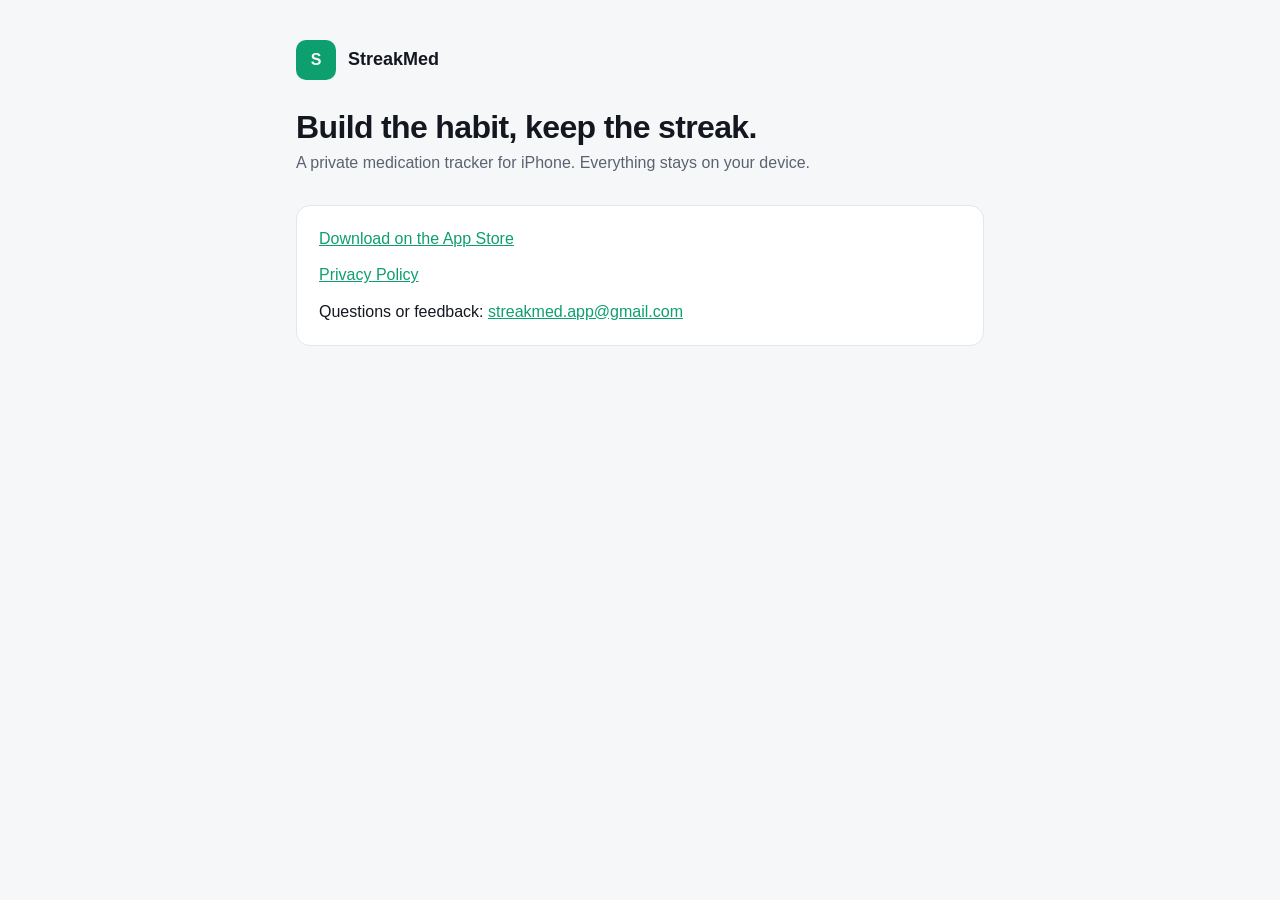
<file: index.html>
<!doctype html>
<html lang="en">
<head>
<meta charset="utf-8">
<meta name="viewport" content="width=device-width, initial-scale=1">
<title>StreakMed</title>
<link rel="stylesheet" href="style.css">
</head>
<body>
<main>
<header><div class="logo">S</div><div class="brand">StreakMed</div></header>
<h1>Build the habit, keep the streak.</h1>
<p class="updated">A private medication tracker for iPhone. Everything stays on your device.</p>
<section>
<p><a href="https://apps.apple.com/app/id6761388451">Download on the App Store</a></p>
<p><a href="privacy/">Privacy Policy</a></p>
<p>Questions or feedback: <a href="mailto:streakmed.app@gmail.com">streakmed.app@gmail.com</a></p>
</section>
</main>
</body>
</html>
</file>
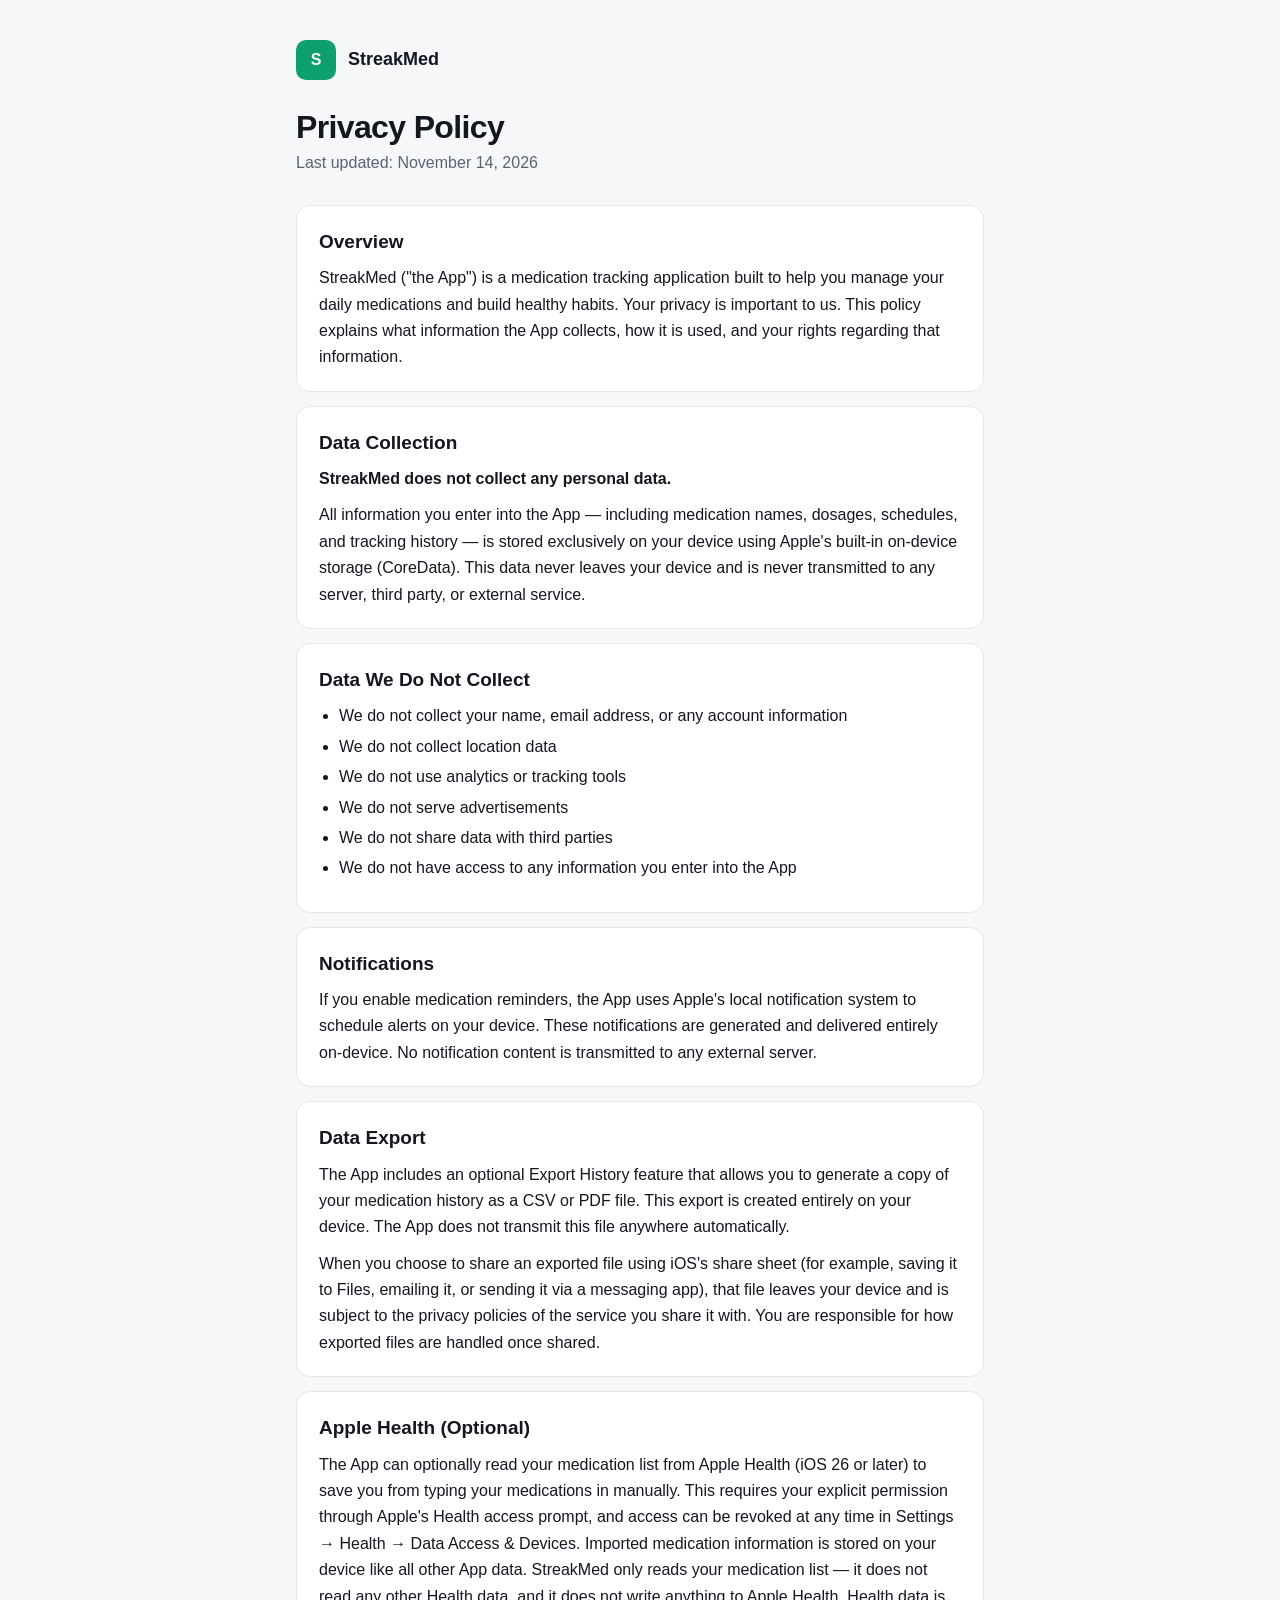
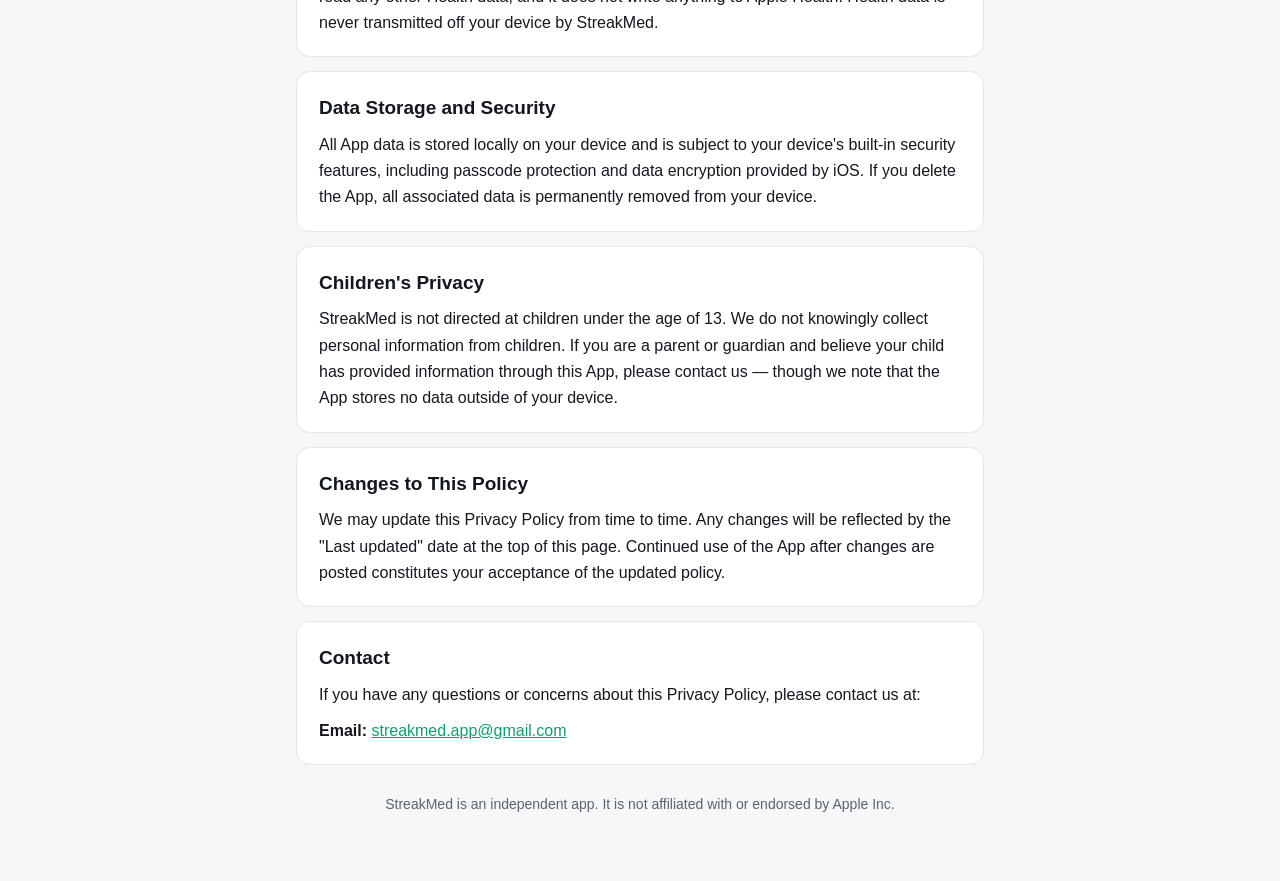
<file: privacy/index.html>
<!doctype html>
<html lang="en">
<head>
<meta charset="utf-8">
<meta name="viewport" content="width=device-width, initial-scale=1">
<title>StreakMed Privacy Policy</title>
<meta name="description" content="StreakMed keeps your medication data on your device. No accounts, no analytics, no tracking.">
<link rel="stylesheet" href="../style.css">
</head>
<body>
<main>
<header><div class="logo">S</div><div class="brand">StreakMed</div></header>
<h1>Privacy Policy</h1>
<p class="updated">Last updated: November 14, 2026</p>

<section>
<h2>Overview</h2>
<p>StreakMed ("the App") is a medication tracking application built to help you manage your daily medications and build healthy habits. Your privacy is important to us. This policy explains what information the App collects, how it is used, and your rights regarding that information.</p>
</section>

<section>
<h2>Data Collection</h2>
<p class="lead">StreakMed does not collect any personal data.</p>
<p>All information you enter into the App — including medication names, dosages, schedules, and tracking history — is stored exclusively on your device using Apple's built-in on-device storage (CoreData). This data never leaves your device and is never transmitted to any server, third party, or external service.</p>
</section>

<section>
<h2>Data We Do Not Collect</h2>
<ul>
<li>We do not collect your name, email address, or any account information</li>
<li>We do not collect location data</li>
<li>We do not use analytics or tracking tools</li>
<li>We do not serve advertisements</li>
<li>We do not share data with third parties</li>
<li>We do not have access to any information you enter into the App</li>
</ul>
</section>

<section>
<h2>Notifications</h2>
<p>If you enable medication reminders, the App uses Apple's local notification system to schedule alerts on your device. These notifications are generated and delivered entirely on-device. No notification content is transmitted to any external server.</p>
</section>

<section>
<h2>Data Export</h2>
<p>The App includes an optional Export History feature that allows you to generate a copy of your medication history as a CSV or PDF file. This export is created entirely on your device. The App does not transmit this file anywhere automatically.</p>
<p>When you choose to share an exported file using iOS's share sheet (for example, saving it to Files, emailing it, or sending it via a messaging app), that file leaves your device and is subject to the privacy policies of the service you share it with. You are responsible for how exported files are handled once shared.</p>
</section>

<section>
<h2>Apple Health (Optional)</h2>
<p>The App can optionally read your medication list from Apple Health (iOS 26 or later) to save you from typing your medications in manually. This requires your explicit permission through Apple's Health access prompt, and access can be revoked at any time in Settings → Health → Data Access &amp; Devices. Imported medication information is stored on your device like all other App data. StreakMed only reads your medication list — it does not read any other Health data, and it does not write anything to Apple Health. Health data is never transmitted off your device by StreakMed.</p>
</section>

<section>
<h2>Data Storage and Security</h2>
<p>All App data is stored locally on your device and is subject to your device's built-in security features, including passcode protection and data encryption provided by iOS. If you delete the App, all associated data is permanently removed from your device.</p>
</section>

<section>
<h2>Children's Privacy</h2>
<p>StreakMed is not directed at children under the age of 13. We do not knowingly collect personal information from children. If you are a parent or guardian and believe your child has provided information through this App, please contact us — though we note that the App stores no data outside of your device.</p>
</section>

<section>
<h2>Changes to This Policy</h2>
<p>We may update this Privacy Policy from time to time. Any changes will be reflected by the "Last updated" date at the top of this page. Continued use of the App after changes are posted constitutes your acceptance of the updated policy.</p>
</section>

<section>
<h2>Contact</h2>
<p>If you have any questions or concerns about this Privacy Policy, please contact us at:</p>
<p><strong>Email:</strong> <a href="mailto:streakmed.app@gmail.com">streakmed.app@gmail.com</a></p>
</section>

<footer>StreakMed is an independent app. It is not affiliated with or endorsed by Apple Inc.</footer>
</main>
</body>
</html>
</file>
<file: style.css>
:root{--bg:#F6F7F9;--card:#FFFFFF;--text:#14171F;--muted:#5B6270;--border:#E3E6EB;--accent:#0E9F6E}
@media (prefers-color-scheme:dark){:root{--bg:#0F1117;--card:#181B23;--text:#ECEEF2;--muted:#9AA1AE;--border:#262A35;--accent:#4FFFB0}}
*{box-sizing:border-box}
body{margin:0;background:var(--bg);color:var(--text);font:16px/1.65 -apple-system,BlinkMacSystemFont,"SF Pro Text","Segoe UI",Roboto,sans-serif;-webkit-text-size-adjust:100%}
main{max-width:720px;margin:0 auto;padding:40px 16px 64px}
header{display:flex;align-items:center;gap:12px;margin-bottom:28px}
.logo{width:40px;height:40px;border-radius:10px;background:var(--accent);display:grid;place-items:center;color:var(--bg);font-weight:800}
.brand{font-weight:700;font-size:18px}
h1{font-size:32px;line-height:1.2;margin:0 0 4px;letter-spacing:-.02em}
.updated{color:var(--muted);margin:0 0 28px}
section{background:var(--card);border:1px solid var(--border);border-radius:14px;padding:20px 22px;margin:0 0 14px}
h2{font-size:19px;margin:0 0 8px}
p{margin:0 0 10px}p:last-child{margin-bottom:0}
ul{margin:6px 0 10px;padding-left:20px}li{margin:4px 0}
a{color:var(--accent)}
.lead{font-weight:600}
footer{color:var(--muted);font-size:14px;margin-top:28px;text-align:center}
</file>
